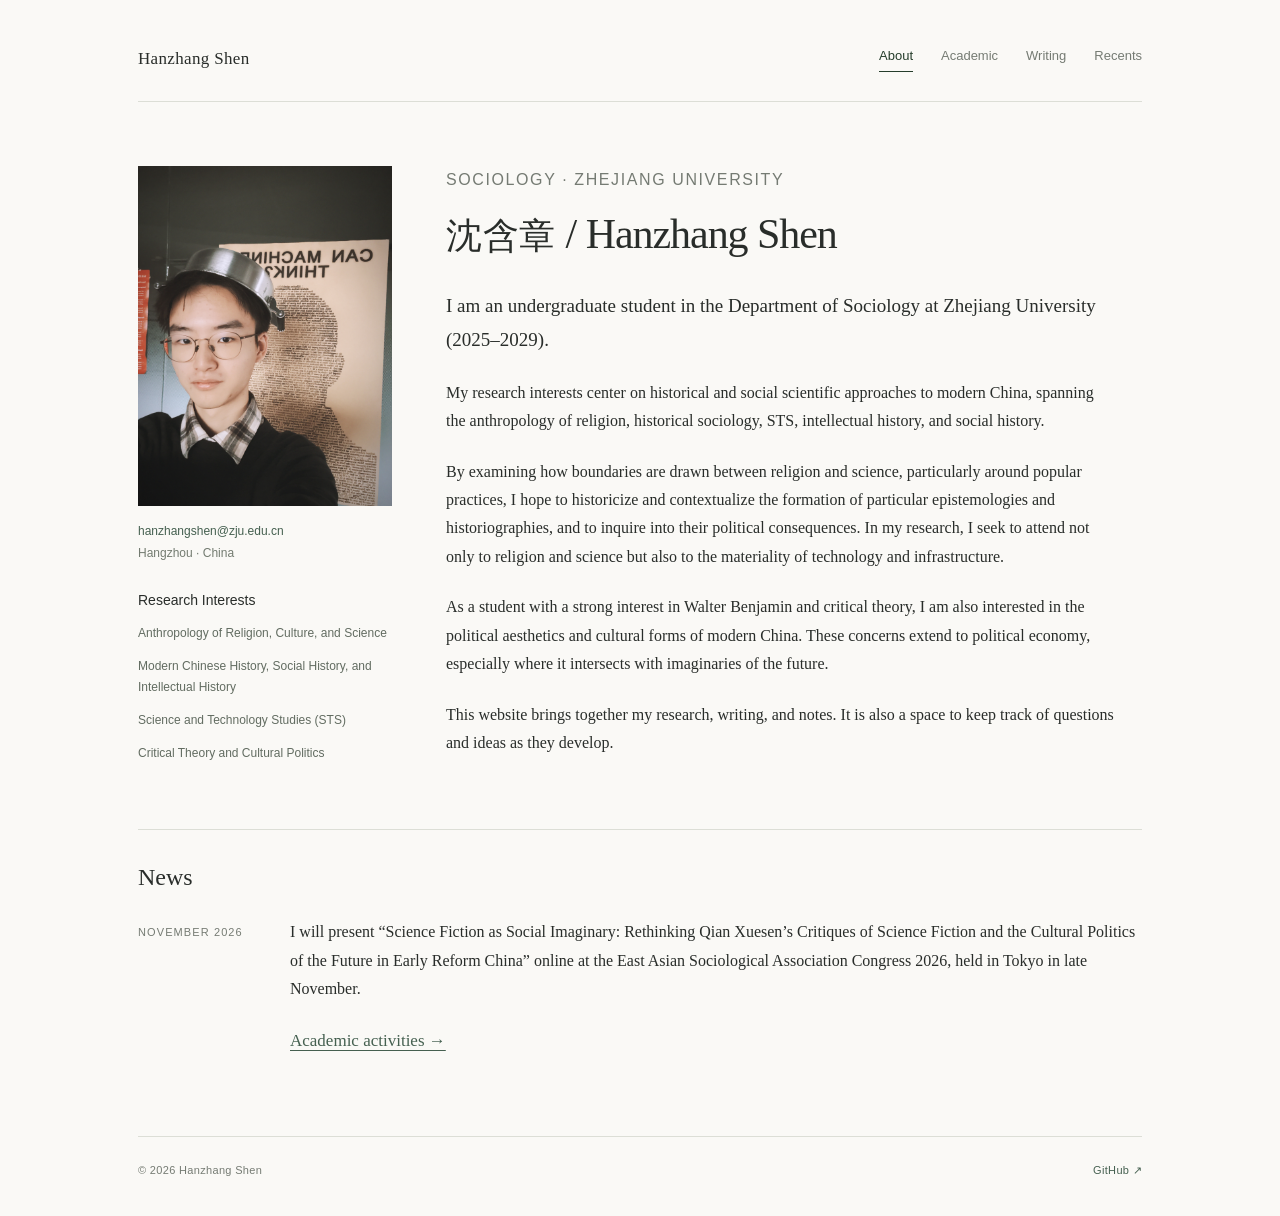
<file: index.html>
<!doctype html><html lang="en"><head><meta charset="utf-8"><meta name="viewport" content="width=device-width,initial-scale=1"><meta name="description" content="Hanzhang Shen — sociology undergraduate at Zhejiang University. Research, writing, and notes on modern China."><title>About · Hanzhang Shen</title><link rel="stylesheet" href="assets/style.css"></head><body><a class="skip" href="#main">Skip to content</a><div class="wrap"><header><a class="brand" href="index.html">Hanzhang Shen</a><nav aria-label="Main navigation"><a href="index.html" aria-current="page">About</a><a href="academic.html">Academic</a><a href="writing.html">Writing</a><a href="recents.html">Recents</a></nav></header><main id="main"><div class="intro"><aside class="profile"><img class="portrait" src="assets/portrait.jpg" alt="Portrait of Hanzhang Shen" width="254" height="340"><p class="portrait-note"><a href="mailto:hanzhangshen@zju.edu.cn">hanzhangshen@zju.edu.cn</a><br>Hangzhou · China</p><section class="profile-interests"><h2>Research Interests</h2><ul class="interests"><li>Anthropology of Religion, Culture, and Science</li><li>Modern Chinese History, Social History, and Intellectual History</li><li>Science and Technology Studies (STS)</li><li>Critical Theory and Cultural Politics</li></ul></section></aside><div class="intro-text"><p class="eyebrow">Sociology · Zhejiang University</p><h1><span class="cn" lang="zh">沈含章</span> / Hanzhang Shen</h1><p class="lead">I am an undergraduate student in the Department of Sociology at Zhejiang University (2025–2029).</p><p>My research interests center on historical and social scientific approaches to modern China, spanning the anthropology of religion, historical sociology, STS, intellectual history, and social history.</p><p>By examining how boundaries are drawn between religion and science, particularly around popular practices, I hope to historicize and contextualize the formation of particular epistemologies and historiographies, and to inquire into their political consequences. In my research, I seek to attend not only to religion and science but also to the materiality of technology and infrastructure.</p><p>As a student with a strong interest in Walter Benjamin and critical theory, I am also interested in the political aesthetics and cultural forms of modern China. These concerns extend to political economy, especially where it intersects with imaginaries of the future.</p><p>This website brings together my research, writing, and notes. It is also a space to keep track of questions and ideas as they develop.</p></div></div><section class="section"><h2>News</h2><div class="news-item"><span class="meta">NOVEMBER 2026</span><div><p>I will present “Science Fiction as Social Imaginary: Rethinking Qian Xuesen’s Critiques of Science Fiction and the Cultural Politics of the Future in Early Reform China” online at the East Asian Sociological Association Congress 2026, held in Tokyo in late November.</p><a href="academic.html#activities">Academic activities →</a></div></div></section></main><footer><span>© 2026 Hanzhang Shen</span><a href="https://github.com/hanzhangshen">GitHub ↗</a></footer></div></body></html>
</file>
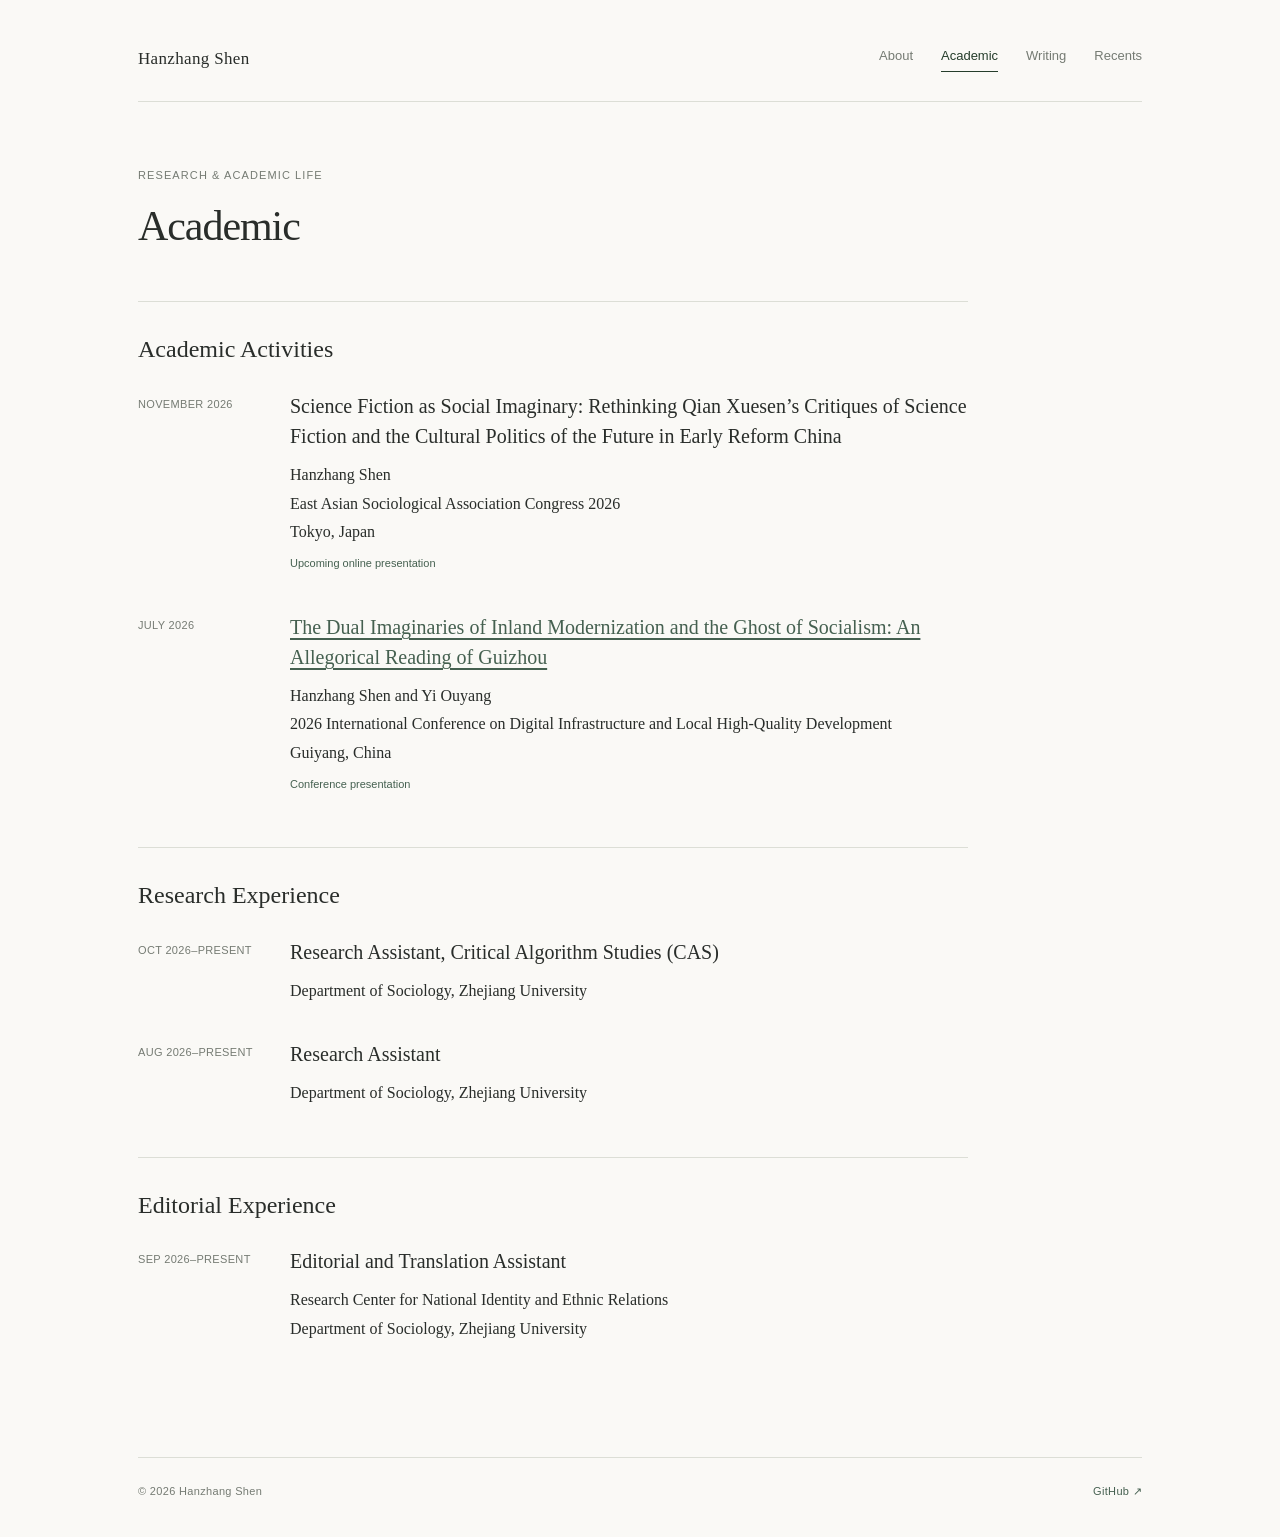
<file: academic.html>
<!doctype html><html lang="en"><head><meta charset="utf-8"><meta name="viewport" content="width=device-width,initial-scale=1"><meta name="description" content="Hanzhang Shen — sociology undergraduate at Zhejiang University. Research, writing, and notes on modern China."><title>Academic · Hanzhang Shen</title><link rel="stylesheet" href="assets/style.css"></head><body><a class="skip" href="#main">Skip to content</a><div class="wrap"><header><a class="brand" href="index.html">Hanzhang Shen</a><nav aria-label="Main navigation"><a href="index.html">About</a><a href="academic.html" aria-current="page">Academic</a><a href="writing.html">Writing</a><a href="recents.html">Recents</a></nav></header><main id="main"><div class="content"><p class="eyebrow">Research &amp; academic life</p><h1>Academic</h1><section class="section" id="activities"><h2>Academic Activities</h2><article class="entry"><div class="meta">NOVEMBER 2026</div><div><h3>Science Fiction as Social Imaginary: Rethinking Qian Xuesen’s Critiques of Science Fiction and the Cultural Politics of the Future in Early Reform China</h3><p>Hanzhang Shen</p><p>East Asian Sociological Association Congress 2026<br>Tokyo, Japan</p><span class="tag">Upcoming online presentation</span></div></article><article class="entry"><div class="meta">JULY 2026</div><div><h3><a href="guizhou-infrastructure.html">The Dual Imaginaries of Inland Modernization and the Ghost of Socialism: An Allegorical Reading of Guizhou</a></h3><p>Hanzhang Shen and Yi Ouyang</p><p>2026 International Conference on Digital Infrastructure and Local High-Quality Development<br>Guiyang, China</p><span class="tag">Conference presentation</span></div></article></section><section class="section"><h2>Research Experience</h2><article class="entry"><div class="meta">OCT 2026–PRESENT</div><div><h3>Research Assistant, Critical Algorithm Studies (CAS)</h3><p>Department of Sociology, Zhejiang University</p></div></article><article class="entry"><div class="meta">AUG 2026–PRESENT</div><div><h3>Research Assistant</h3><p>Department of Sociology, Zhejiang University</p></div></article></section><section class="section"><h2>Editorial Experience</h2><article class="entry"><div class="meta">SEP 2026–PRESENT</div><div><h3>Editorial and Translation Assistant</h3><p>Research Center for National Identity and Ethnic Relations<br>Department of Sociology, Zhejiang University</p></div></article></section></div></main><footer><span>© 2026 Hanzhang Shen</span><a href="https://github.com/hanzhangshen">GitHub ↗</a></footer></div></body></html>
</file>
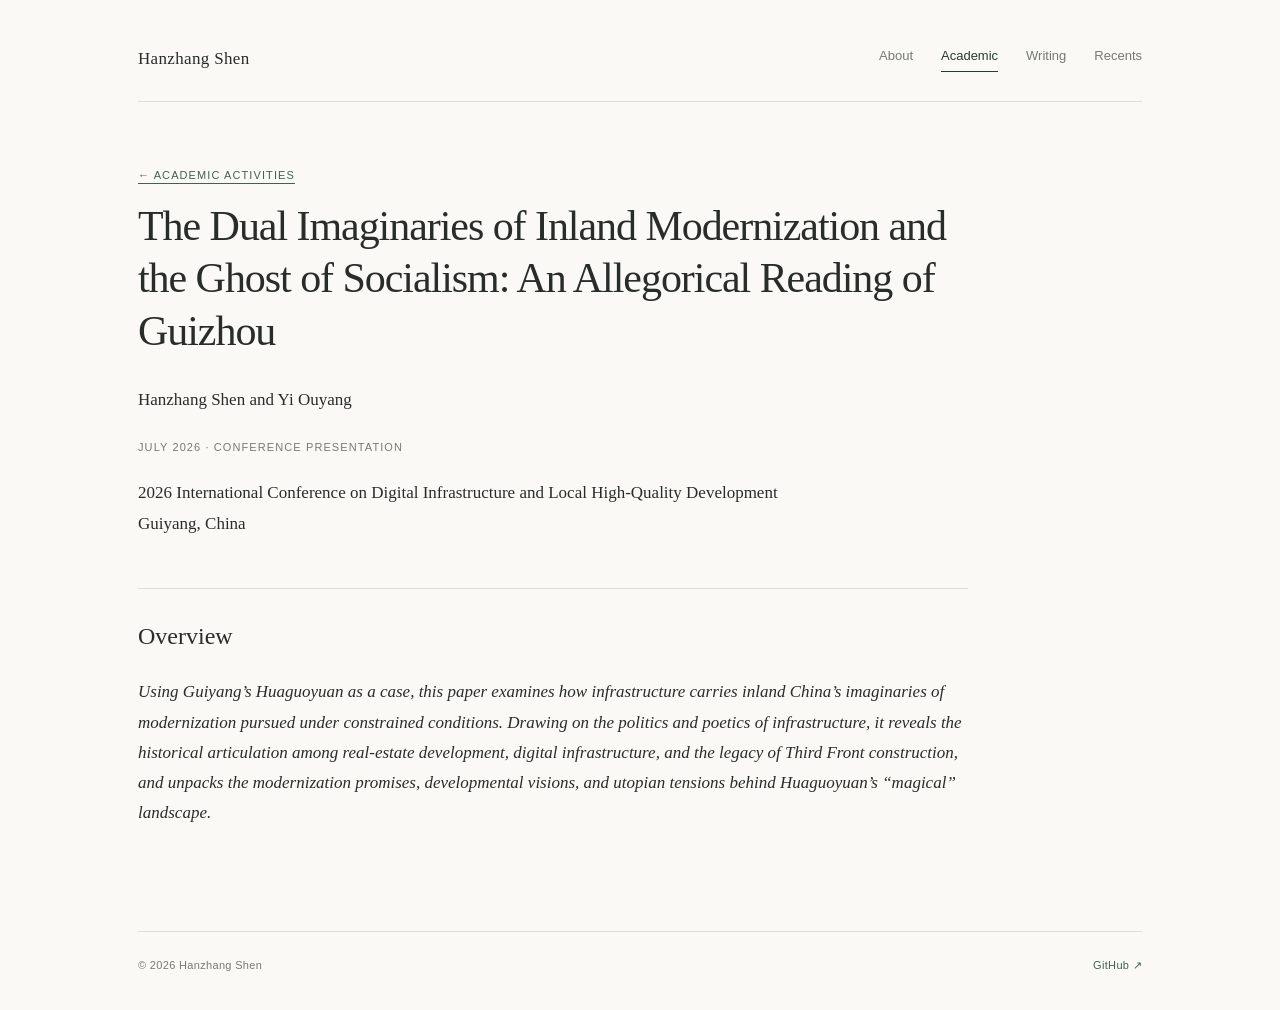
<file: guizhou-infrastructure.html>
<!doctype html><html lang="en"><head><meta charset="utf-8"><meta name="viewport" content="width=device-width,initial-scale=1"><meta name="description" content="Hanzhang Shen — sociology undergraduate at Zhejiang University. Research, writing, and notes on modern China."><title>The Dual Imaginaries of Inland Modernization and the Ghost of Socialism: An Allegorical Reading of Guizhou · Hanzhang Shen</title><link rel="stylesheet" href="assets/style.css"></head><body><a class="skip" href="#main">Skip to content</a><div class="wrap"><header><a class="brand" href="index.html">Hanzhang Shen</a><nav aria-label="Main navigation"><a href="index.html">About</a><a href="academic.html" aria-current="page">Academic</a><a href="writing.html">Writing</a><a href="recents.html">Recents</a></nav></header><main id="main"><article class="content"><p class="eyebrow"><a href="academic.html#activities">← Academic Activities</a></p><h1>The Dual Imaginaries of Inland Modernization and the Ghost of Socialism: An Allegorical Reading of Guizhou</h1><p>Hanzhang Shen and Yi Ouyang</p><p class="meta">JULY 2026 · CONFERENCE PRESENTATION</p><p>2026 International Conference on Digital Infrastructure and Local High-Quality Development<br>Guiyang, China</p><section class="section"><h2>Overview</h2><p><em>Using Guiyang’s Huaguoyuan as a case, this paper examines how infrastructure carries inland China’s imaginaries of modernization pursued under constrained conditions. Drawing on the politics and poetics of infrastructure, it reveals the historical articulation among real-estate development, digital infrastructure, and the legacy of Third Front construction, and unpacks the modernization promises, developmental visions, and utopian tensions behind Huaguoyuan’s “magical” landscape.</em></p></section></article></main><footer><span>© 2026 Hanzhang Shen</span><a href="https://github.com/hanzhangshen">GitHub ↗</a></footer></div></body></html>
</file>
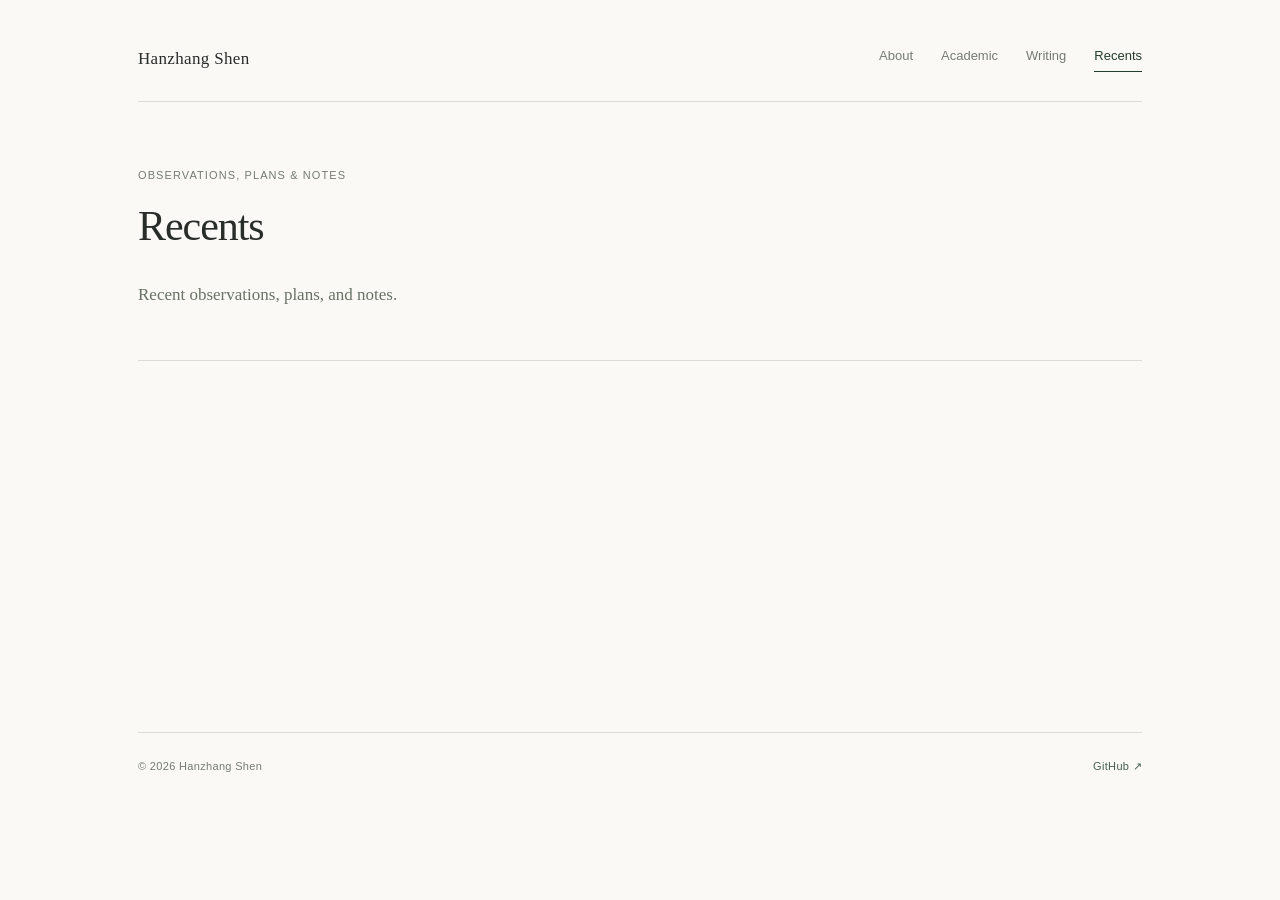
<file: notes.html>
<!doctype html><html lang="en"><head><meta charset="utf-8"><meta http-equiv="refresh" content="0; url=recents.html"><title>Recents · Hanzhang Shen</title></head><body><p><a href="recents.html">Continue to Recents</a></p></body></html>
</file>
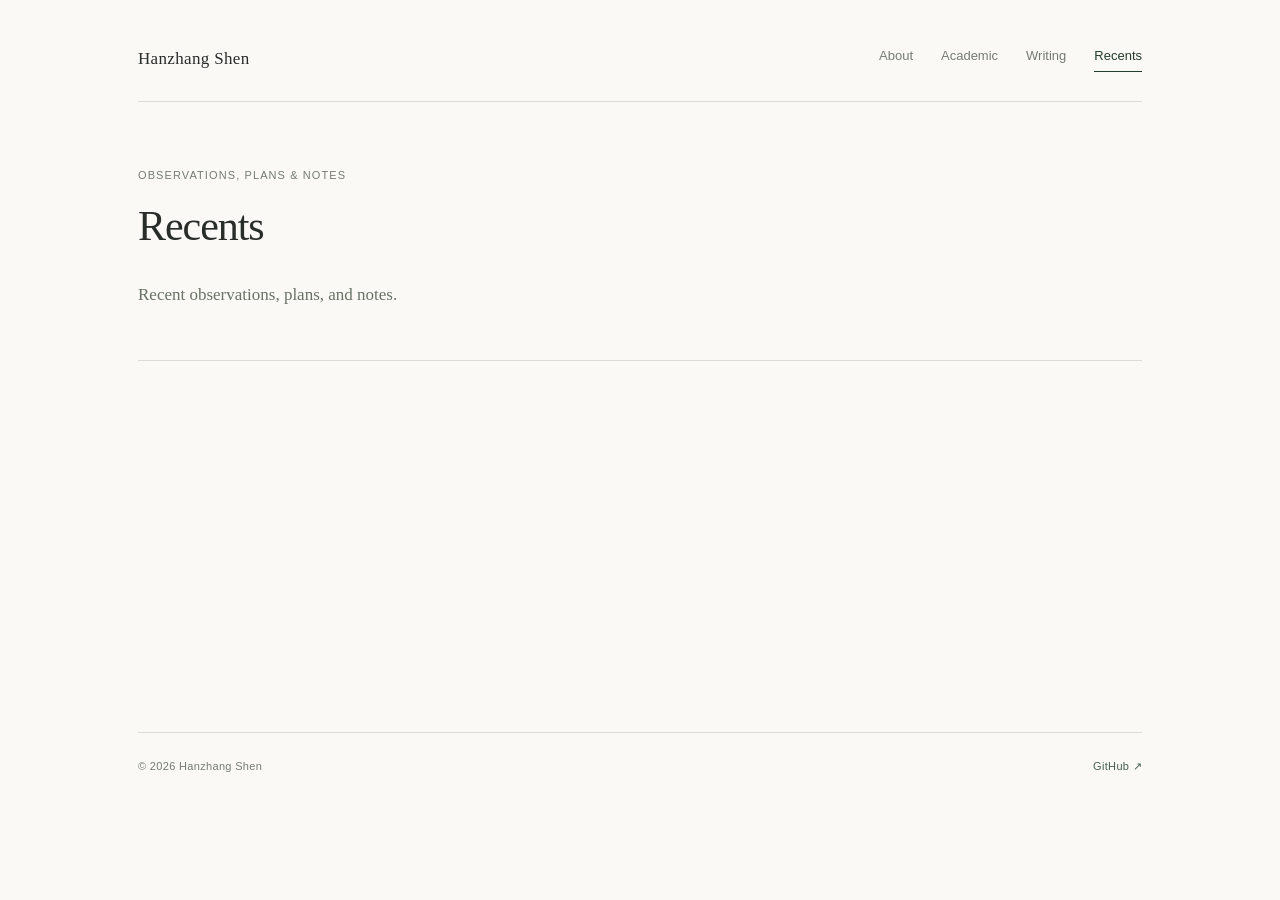
<file: recents.html>
<!doctype html><html lang="en"><head><meta charset="utf-8"><meta name="viewport" content="width=device-width,initial-scale=1"><meta name="description" content="Hanzhang Shen — sociology undergraduate at Zhejiang University. Research, writing, and notes on modern China."><title>Recents · Hanzhang Shen</title><link rel="stylesheet" href="assets/style.css"></head><body><a class="skip" href="#main">Skip to content</a><div class="wrap"><header><a class="brand" href="index.html">Hanzhang Shen</a><nav aria-label="Main navigation"><a href="index.html">About</a><a href="academic.html">Academic</a><a href="writing.html">Writing</a><a href="recents.html" aria-current="page">Recents</a></nav></header><main id="main"><p class="eyebrow">Observations, plans &amp; notes</p><h1>Recents</h1><p class="page-intro">Recent observations, plans, and notes.</p><section class="section" aria-label="Recent entries"></section></main><footer><span>© 2026 Hanzhang Shen</span><a href="https://github.com/hanzhangshen">GitHub ↗</a></footer></div></body></html>
</file>
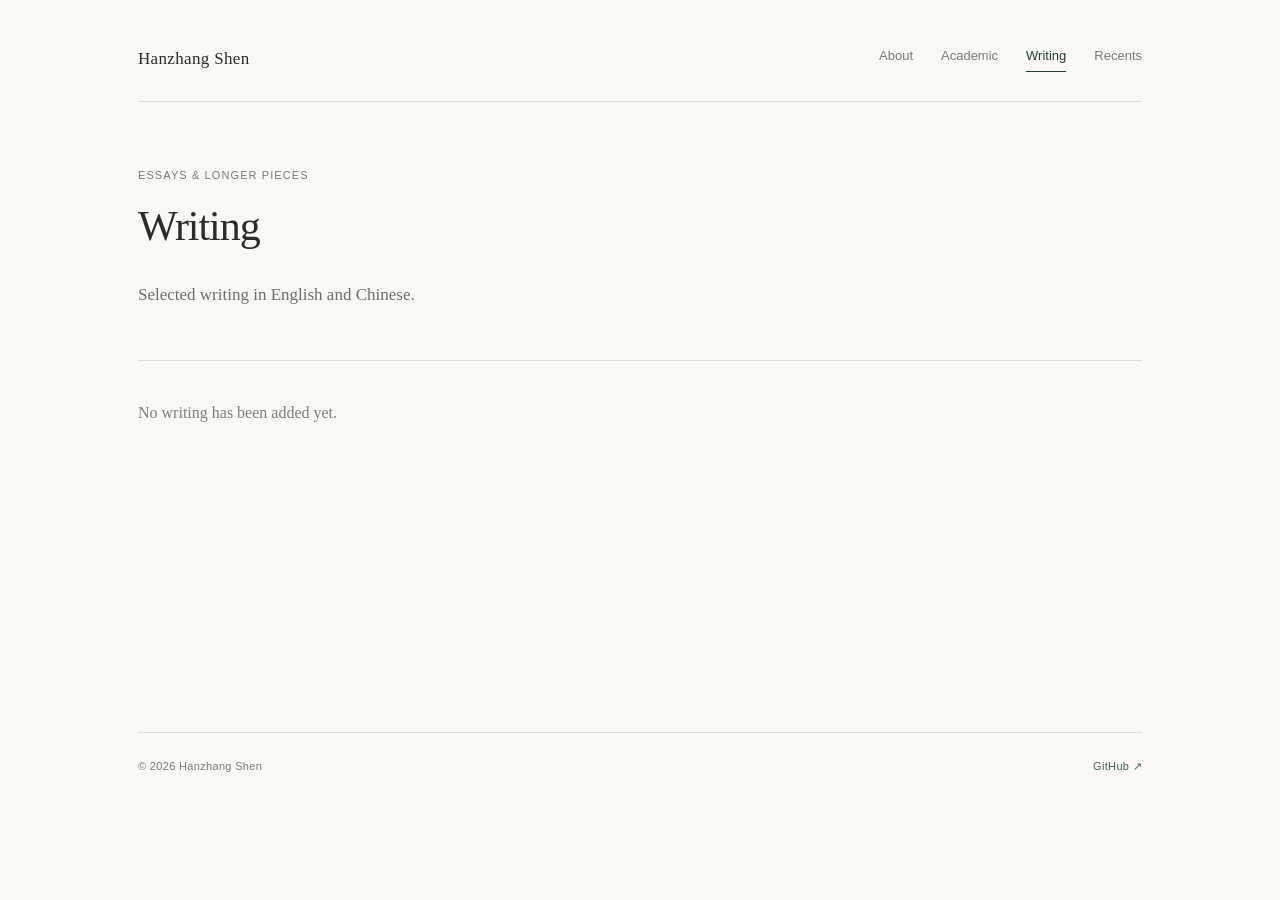
<file: writing.html>
<!doctype html><html lang="en"><head><meta charset="utf-8"><meta name="viewport" content="width=device-width,initial-scale=1"><meta name="description" content="Hanzhang Shen — sociology undergraduate at Zhejiang University. Research, writing, and notes on modern China."><title>Writing · Hanzhang Shen</title><link rel="stylesheet" href="assets/style.css"></head><body><a class="skip" href="#main">Skip to content</a><div class="wrap"><header><a class="brand" href="index.html">Hanzhang Shen</a><nav aria-label="Main navigation"><a href="index.html">About</a><a href="academic.html">Academic</a><a href="writing.html" aria-current="page">Writing</a><a href="recents.html">Recents</a></nav></header><main id="main"><p class="eyebrow">Essays &amp; longer pieces</p><h1>Writing</h1><p class="page-intro">Selected writing in English and Chinese.</p><div class="section empty">No writing has been added yet.</div></main><footer><span>© 2026 Hanzhang Shen</span><a href="https://github.com/hanzhangshen">GitHub ↗</a></footer></div></body></html>
</file>
<file: assets/style.css>
*{box-sizing:border-box}html{scroll-behavior:smooth}body{margin:0;background:#faf9f6;color:#292d2a;font-family:Georgia,"Times New Roman",serif;font-size:17px;line-height:1.78}a{color:#456050;text-underline-offset:4px}a:hover{color:#192d20}a:focus-visible{outline:2px solid #456050;outline-offset:5px}.skip{position:absolute;top:-60px;left:20px;background:white;padding:8px}.skip:focus{top:10px}.wrap{max-width:1100px;margin:auto;padding:0 48px}header{padding:44px 0 27px;border-bottom:1px solid #dcded6;display:flex;justify-content:space-between;align-items:center;gap:24px}.brand{font-size:17px;text-decoration:none;color:#292d2a;letter-spacing:.02em}nav{display:flex;gap:28px;font:13px/1.5 Arial,sans-serif}nav a{text-decoration:none;color:#757b73}nav a[aria-current]{color:#253d2b;border-bottom:1px solid;padding-bottom:5px}main{padding:64px 0 80px;min-height:70vh}.eyebrow,.meta,.label,footer{font:11px/1.7 Arial,sans-serif;letter-spacing:.1em;color:#757b73}.eyebrow{text-transform:uppercase;margin:0 0 15px}h1{font-size:42px;line-height:1.25;font-weight:400;letter-spacing:-.025em;margin:0 0 28px}h1 .cn{font-family:"Songti SC","Noto Serif CJK SC",serif;font-size:36px;letter-spacing:.02em}h2{font-size:24px;line-height:1.4;font-weight:400;margin:0 0 24px}h3{font-size:20px;font-weight:400;line-height:1.5;margin:0 0 10px}p{margin:0 0 22px}.intro{display:grid;grid-template-columns:254px minmax(0,1fr);gap:54px;align-items:start}.portrait{width:254px;height:340px;object-fit:cover;object-position:50% 73%;display:block}.portrait-note{margin-top:15px;font:11px/1.8 Arial,sans-serif;color:#737b70}.intro-text{max-width:670px}.intro-text p{font-size:16px}.lead{font-size:19px!important}.section{margin-top:49px;padding-top:31px;border-top:1px solid #dcded6}.interests{list-style:none;padding:0;margin:0}.interests li{padding:5px 0;font-size:16px}.interests li:before{content:"—";color:#8b9685;margin-right:13px}.news-item,.entry{display:grid;grid-template-columns:128px 1fr;gap:24px}.news-item .meta{padding-top:5px}.news-item p{font-size:16px}.entry{margin-bottom:34px}.entry p{font-size:16px;margin:0}.entry .meta{padding-top:4px;letter-spacing:.03em}.tag{display:inline-block;font:11px/1.6 Arial,sans-serif;color:#456050;margin-top:9px}.content{max-width:830px}.page-intro{max-width:570px;color:#687164}.empty{padding:38px 0 70px;color:#7b8178;font-size:16px}footer{border-top:1px solid #dcded6;padding:24px 0 36px;display:flex;justify-content:space-between;gap:20px;letter-spacing:.03em}footer a{text-decoration:none}@media(max-width:760px){.wrap{padding:0 25px}header{padding-top:25px;align-items:flex-start;flex-direction:column;gap:20px}nav{gap:27px}main{padding-top:38px}.intro{grid-template-columns:1fr;gap:30px}.intro aside{grid-row:1}.portrait{width:160px;height:195px}.portrait-note{display:block}h1{font-size:32px}h1 .cn{font-size:30px}.news-item,.entry{grid-template-columns:1fr;gap:7px}.section{margin-top:35px}footer{flex-wrap:wrap}.intro-text p{font-size:16px}}@media(prefers-reduced-motion:reduce){html{scroll-behavior:auto}}
.profile-interests{margin-top:26px}.profile-interests h2{font:14px/1.5 Arial,sans-serif;margin-bottom:12px}.profile-interests .interests li{font:12px/1.75 Arial,sans-serif;padding:0 0 12px;color:#626c61}.profile-interests .interests li:before{content:none}.portrait-note{font-size:12px;margin-bottom:0}.portrait-note a{text-decoration:none}.profile{min-width:0}@media(max-width:760px){.profile{max-width:340px}.profile-interests{margin-top:20px}}
</file>
